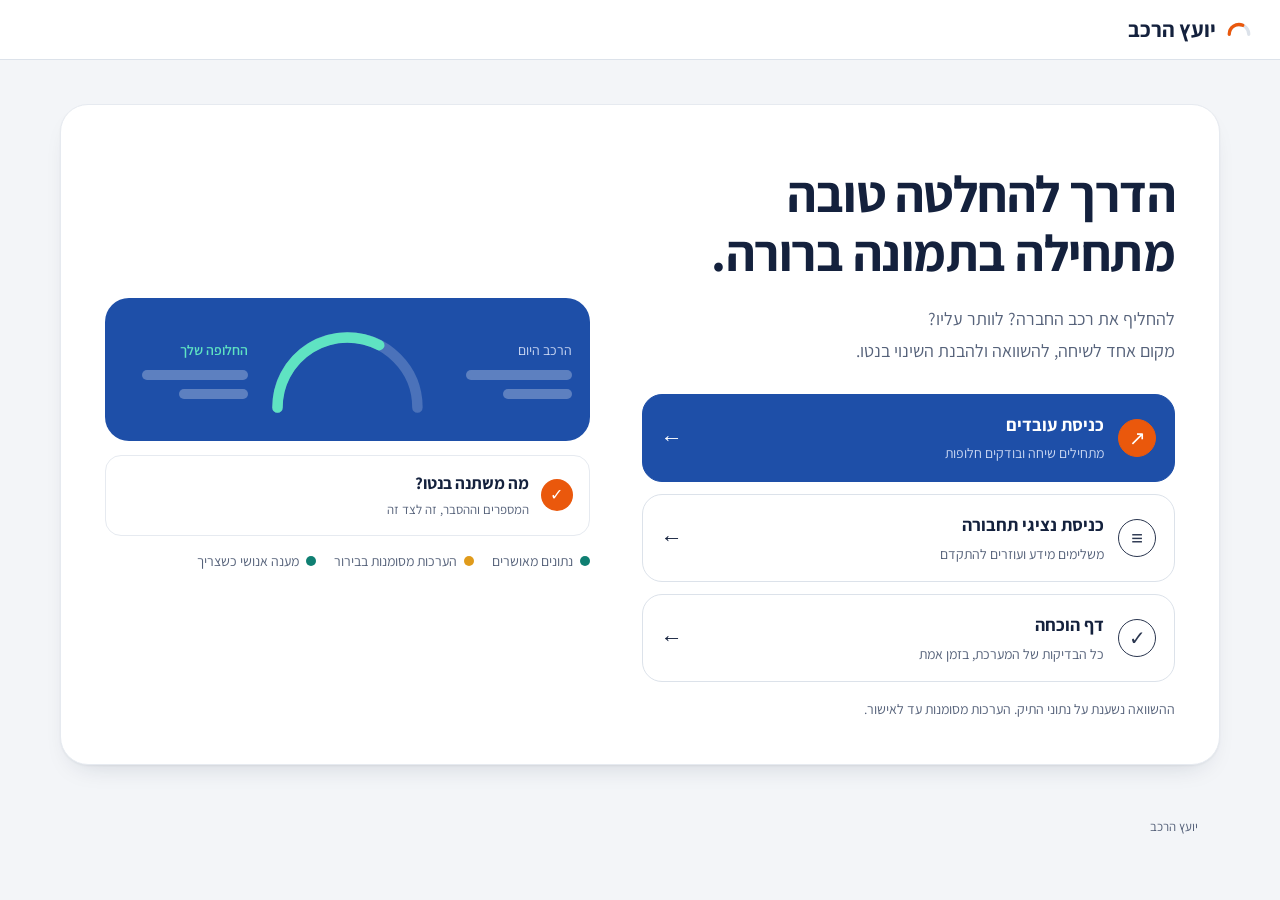
<file: src/main/resources/static/index.html>
<!doctype html>
<html lang="he" dir="rtl">
<head>
  <meta charset="utf-8">
  <meta name="viewport" content="width=device-width,initial-scale=1">
  <meta name="color-scheme" content="light">
  <title>יועץ הרכב · החלטה טובה מתחילה בתמונה ברורה</title>
  <link rel="stylesheet" href="css/app.css">
</head>
<body class="welcome-page">
  <a class="skip-link" href="#main">דילוג לתוכן</a>
  <header class="site-header">
    <a class="wordmark" href="index.html"><svg class="wordmark-mark" viewBox="0 0 24 24" aria-hidden="true"><path class="mark-track" d="M3 16a9 9 0 0 1 18 0"></path><path class="mark-value" d="M3 16a9 9 0 0 1 12.5-8.3"></path></svg>יועץ הרכב</a>
  </header>
  <main id="main" class="welcome">
    <div class="welcome-copy">
      <h1>הדרך להחלטה טובה<br>מתחילה בתמונה ברורה.</h1>
      <p class="welcome-lead">להחליף את רכב החברה? לוותר עליו?<br>מקום אחד לשיחה, להשוואה ולהבנת השינוי בנטו.</p>
      <div class="role-links">
        <a id="employee-link" class="role-link primary-role" href="employee.html">
          <span class="role-symbol" aria-hidden="true">↗</span>
          <span><strong>כניסת עובדים</strong><small>מתחילים שיחה ובודקים חלופות</small></span>
          <span aria-hidden="true">←</span>
        </a>
        <a id="rep-link" class="role-link" href="rep.html">
          <span class="role-symbol" aria-hidden="true">≡</span>
          <span><strong>כניסת נציגי תחבורה</strong><small>משלימים מידע ועוזרים להתקדם</small></span>
          <span aria-hidden="true">←</span>
        </a>
        <a id="proof-link" class="role-link" href="proof.html">
          <span class="role-symbol" aria-hidden="true">✓</span>
          <span><strong>דף הוכחה</strong><small>כל הבדיקות של המערכת, בזמן אמת</small></span>
          <span aria-hidden="true">←</span>
        </a>
      </div>
      <p class="quiet-note">ההשוואה נשענת על נתוני התיק. הערכות מסומנות עד לאישור.</p>
    </div>
    <div class="welcome-art" aria-hidden="true">
      <div class="preview-cluster">
        <div class="preview-side"><span class="preview-label">הרכב היום</span><span class="preview-line"></span><span class="preview-line short"></span></div>
        <svg class="preview-gauge" viewBox="0 0 300 170"><path class="gauge-track" d="M30 150A120 120 0 0 1 270 150"></path><path class="gauge-value gain" d="M30 150A120 120 0 0 1 204.5 43.1"></path></svg>
        <div class="preview-side"><span class="preview-label alt">החלופה שלך</span><span class="preview-line"></span><span class="preview-line short"></span></div>
      </div>
      <div class="art-result"><span class="art-check">✓</span><div><strong>מה משתנה בנטו?</strong><small>המספרים וההסבר, זה לצד זה</small></div></div>
      <div class="preview-lights"><span><span class="light-dot ok"></span>נתונים מאושרים</span><span><span class="light-dot wait"></span>הערכות מסומנות בבירור</span><span><span class="light-dot ok"></span>מענה אנושי כשצריך</span></div>
    </div>
  </main>
  <footer class="welcome-footer"><span>יועץ הרכב</span></footer>
</body>
</html>
</file>
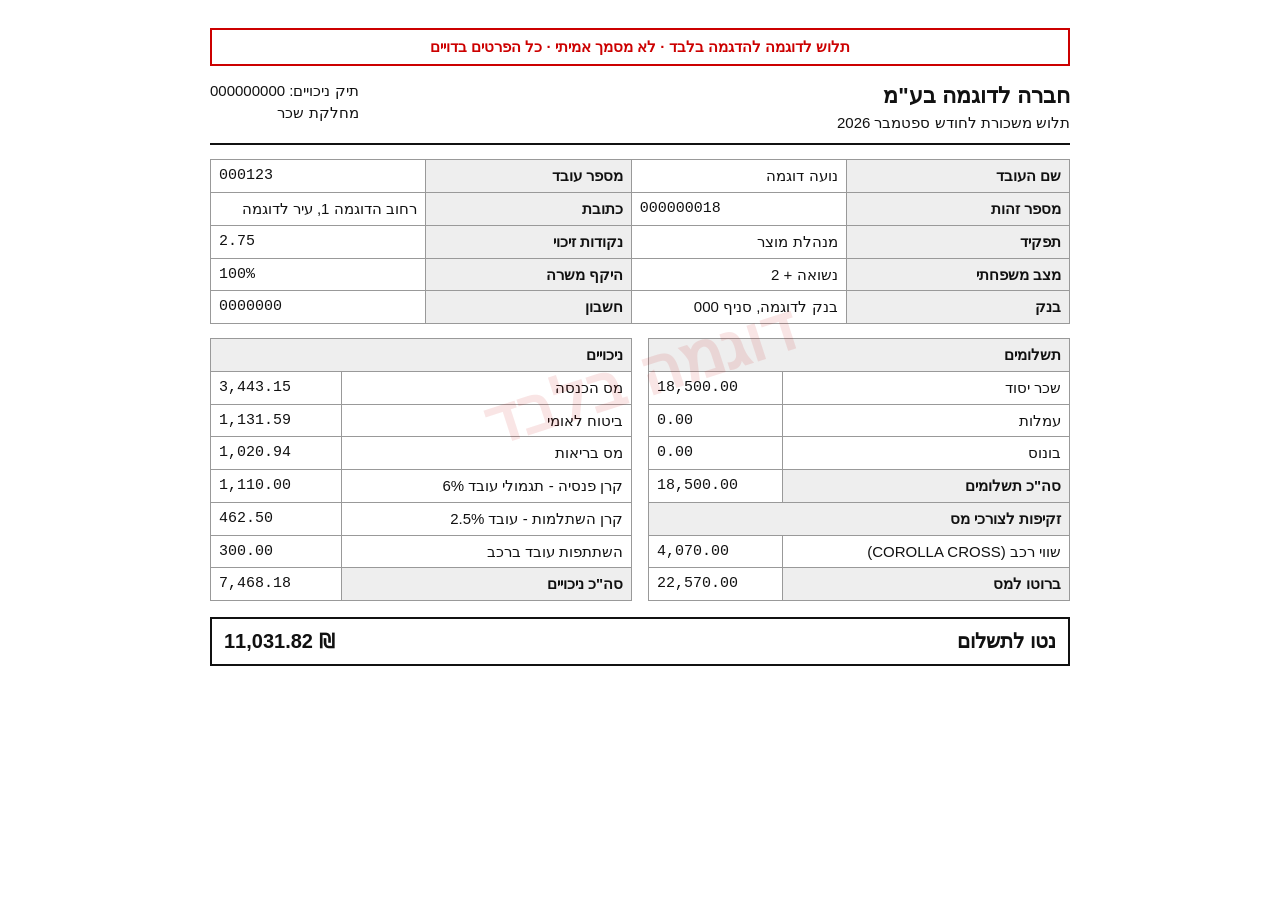
<file: demo/sample-payslip.html>
<!doctype html>
<html lang="he" dir="rtl">
<head>
<meta charset="utf-8">
<title>תלוש לדוגמה</title>
<!-- A made-up payslip for the demo (docs/demo-script.md). Its numbers are the engine's own breakdown of Noa's
     reference case today, so the net printed here equals the "today" net on the comparison screen.
     Rendered to demo/sample-payslip.pdf (with a text layer, like a payslip from a payroll system) and
     demo/sample-payslip.png (like a photo) with a headless browser. The name, ID, address and bank details are made up
     too: they are there to show that none of them reaches the model. -->
<style>
  body { margin: 0; background: #fff; color: #111; font: 15px/1.45 Arial, "Segoe UI", sans-serif; }
  .page { width: 860px; margin: 0 auto; padding: 28px 30px 34px; position: relative; }
  .sample { position: absolute; top: 330px; left: 50%; transform: translateX(-50%) rotate(-18deg); font-size: 64px; font-weight: 700; color: rgba(200, 0, 0, .10); white-space: nowrap; pointer-events: none; }
  .banner { border: 2px solid #c00; color: #c00; text-align: center; font-weight: 700; padding: 6px; margin-bottom: 14px; }
  header { display: flex; justify-content: space-between; border-bottom: 2px solid #111; padding-bottom: 10px; }
  h1 { font-size: 22px; margin: 0; }
  table { width: 100%; border-collapse: collapse; margin-top: 14px; }
  th, td { border: 1px solid #999; padding: 5px 8px; text-align: right; }
  th { background: #eee; }
  td.n { text-align: left; direction: ltr; font-family: "Courier New", monospace; }
  .grid { display: grid; grid-template-columns: 1fr 1fr; gap: 16px; }
  .net { margin-top: 16px; font-size: 20px; font-weight: 700; border: 2px solid #111; padding: 8px 12px; display: flex; justify-content: space-between; }
  .details td { width: 25%; }
  @page { size: A4; margin: 12mm; }
  @media print { .page { width: auto; padding: 0; } .sample { top: 300px; } }
</style>
</head>
<body>
<div class="page">
  <div class="sample">דוגמה בלבד</div>
  <div class="banner">תלוש לדוגמה להדגמה בלבד · לא מסמך אמיתי · כל הפרטים בדויים</div>
  <header>
    <div><h1>חברה לדוגמה בע"מ</h1><div>תלוש משכורת לחודש ספטמבר 2026</div></div>
    <div>תיק ניכויים: 000000000<br>מחלקת שכר</div>
  </header>
  <table class="details">
    <tr><th>שם העובד</th><td>נועה דוגמה</td><th>מספר עובד</th><td class="n">000123</td></tr>
    <tr><th>מספר זהות</th><td class="n">000000018</td><th>כתובת</th><td>רחוב הדוגמה 1, עיר לדוגמה</td></tr>
    <tr><th>תפקיד</th><td>מנהלת מוצר</td><th>נקודות זיכוי</th><td class="n">2.75</td></tr>
    <tr><th>מצב משפחתי</th><td>נשואה + 2</td><th>היקף משרה</th><td class="n">100%</td></tr>
    <tr><th>בנק</th><td>בנק לדוגמה, סניף 000</td><th>חשבון</th><td class="n">0000000</td></tr>
  </table>
  <div class="grid">
    <table>
      <tr><th colspan="2">תשלומים</th></tr>
      <tr><td>שכר יסוד</td><td class="n">18,500.00</td></tr>
      <tr><td>עמלות</td><td class="n">0.00</td></tr>
      <tr><td>בונוס</td><td class="n">0.00</td></tr>
      <tr><th>סה"כ תשלומים</th><td class="n">18,500.00</td></tr>
      <tr><th colspan="2">זקיפות לצורכי מס</th></tr>
      <tr><td>שווי רכב (COROLLA CROSS)</td><td class="n">4,070.00</td></tr>
      <tr><th>ברוטו למס</th><td class="n">22,570.00</td></tr>
    </table>
    <table>
      <tr><th colspan="2">ניכויים</th></tr>
      <tr><td>מס הכנסה</td><td class="n">3,443.15</td></tr>
      <tr><td>ביטוח לאומי</td><td class="n">1,131.59</td></tr>
      <tr><td>מס בריאות</td><td class="n">1,020.94</td></tr>
      <tr><td>קרן פנסיה - תגמולי עובד 6%</td><td class="n">1,110.00</td></tr>
      <tr><td>קרן השתלמות - עובד 2.5%</td><td class="n">462.50</td></tr>
      <tr><td>השתתפות עובד ברכב</td><td class="n">300.00</td></tr>
      <tr><th>סה"כ ניכויים</th><td class="n">7,468.18</td></tr>
    </table>
  </div>
  <div class="net"><span>נטו לתשלום</span><span style="direction: ltr">11,031.82 ₪</span></div>
</div>
</body>
</html>
</file>
<file: src/main/resources/static/css/app.css>
/* Company-car advisor: one theme (trust blue). Assistant for text, IBM Plex Sans Hebrew for numbers. */
@font-face{font-family:"Assistant";src:url(../assets/fonts/assistant-hebrew.woff2) format("woff2");font-weight:400 800;font-display:swap;unicode-range:U+0307-0308, U+0590-05FF, U+200C-2010, U+20AA, U+25CC, U+FB1D-FB4F}
@font-face{font-family:"Assistant";src:url(../assets/fonts/assistant-latin.woff2) format("woff2");font-weight:400 800;font-display:swap;unicode-range:U+0000-00FF, U+0131, U+0152-0153, U+02BB-02BC, U+02C6, U+02DA, U+02DC, U+0304, U+0308, U+0329, U+2000-206F, U+20AC, U+2122, U+2191, U+2193, U+2212, U+2215, U+FEFF, U+FFFD}
@font-face{font-family:"IBM Plex Sans Hebrew";src:url(../assets/fonts/plex-hebrew-500.woff2) format("woff2");font-weight:500;font-display:swap;unicode-range:U+0307-0308, U+0590-05FF, U+200C-2010, U+20AA, U+25CC, U+FB1D-FB4F}
@font-face{font-family:"IBM Plex Sans Hebrew";src:url(../assets/fonts/plex-latin-500.woff2) format("woff2");font-weight:500;font-display:swap;unicode-range:U+0000-00FF, U+0131, U+0152-0153, U+02BB-02BC, U+02C6, U+02DA, U+02DC, U+0304, U+0308, U+0329, U+2000-206F, U+20AC, U+2122, U+2191, U+2193, U+2212, U+2215, U+FEFF, U+FFFD}
@font-face{font-family:"IBM Plex Sans Hebrew";src:url(../assets/fonts/plex-hebrew-600.woff2) format("woff2");font-weight:600;font-display:swap;unicode-range:U+0307-0308, U+0590-05FF, U+200C-2010, U+20AA, U+25CC, U+FB1D-FB4F}
@font-face{font-family:"IBM Plex Sans Hebrew";src:url(../assets/fonts/plex-latin-600.woff2) format("woff2");font-weight:600;font-display:swap;unicode-range:U+0000-00FF, U+0131, U+0152-0153, U+02BB-02BC, U+02C6, U+02DA, U+02DC, U+0304, U+0308, U+0329, U+2000-206F, U+20AC, U+2122, U+2191, U+2193, U+2212, U+2215, U+FEFF, U+FFFD}

/* ================= 1. Tokens: "trust blue" ================= */
:root {
  color-scheme: light;
  --font: "Assistant", "Segoe UI", Arial, sans-serif;
  --num: "IBM Plex Sans Hebrew", "Assistant", sans-serif;
  --bg: #F3F5F8; --surface: #FFFFFF; --surface-2: #F3F5F8;
  --ink: #14213D; --ink-2: #33435E; --muted: #56627A; --line: #DCE2EA; --line-2: #E6EAF0;
  --primary: #1E4FA8; --on-primary: #FFFFFF; --primary-soft: #E4ECFA; --primary-ink: #142F66; --primary-muted: #C9D6F2;
  --mint: #5FE3C2; --on-mint: #0B2A55;
  --gain: #0F7F72; --gain-soft: #E3F3F0;
  --loss: #C2410C; --loss-soft: #FCEDE5;
  --wait: #E09B1B; --wait-soft: #FFF4DE; --wait-ink: #6B4A12; --wait-light: #FFC75A;
  --danger: #C9382B; --danger-soft: #FCECEA;
  /* small warm accents (logo arc, send arrow, progress, the rep's updates); never on numbers, where orange means "the net goes down" */
  --warm: #EA580C; --warm-ink: #C2410C; --warm-line: #FDBA74; --warm-tint: #FFF4EC;
  /* the bot's answers: a turquoise line on a pale mint, so they stand out from the employee's blue */
  --bot-line: #2BB3A3; --bot-tint: #EEFAF7;
  --r-sm: 10px; --r-md: 16px; --r-lg: 20px; --r-xl: 24px; --r-pill: 999px;
  --shadow: 0 1px 2px rgba(20, 33, 61, .05), 0 12px 28px -16px rgba(20, 33, 61, .22);
  --focus: 3px solid var(--primary);
}

/* ================= 2. Base ================= */
*, *::before, *::after { box-sizing: border-box; }
html { scroll-behavior: smooth; scroll-padding-top: 80px; }
body { margin: 0; background: var(--bg); color: var(--ink); font: 400 16px/1.6 var(--font); -webkit-font-smoothing: antialiased; }
button, input, textarea, select { font: inherit; color: inherit; -webkit-tap-highlight-color: transparent; }
button { cursor: pointer; }
button:disabled { cursor: wait; opacity: .55; }
a { color: var(--primary); text-decoration: none; }
a:hover { text-decoration: underline; }
p, h1, h2, h3, h4 { margin: 0; }
h1, h2, h3 { font-weight: 700; line-height: 1.25; }
h2 { font-size: 22px; }
h3 { font-size: 19px; }
small { font-size: 13px; }
bdi { unicode-bidi: isolate; }
img, svg { max-width: 100%; }
[hidden] { display: none !important; }
:focus-visible { outline: var(--focus); outline-offset: 3px; }
::selection { background: var(--primary-soft); }
.sr-only { position: absolute; width: 1px; height: 1px; padding: 0; margin: -1px; overflow: hidden; clip: rect(0, 0, 0, 0); white-space: nowrap; border: 0; }
.skip-link { position: fixed; top: -80px; right: 20px; background: var(--surface); padding: 12px 20px; z-index: 200; border-radius: var(--r-sm); }
.skip-link:focus { top: 10px; }
.small-muted { font-size: 13px; color: var(--muted); }
.eyebrow, .section-kicker { display: block; font-size: 13px; font-weight: 600; color: var(--primary); margin-bottom: 6px; }
.badge { display: inline-flex; align-items: center; gap: 4px; padding: 2px 10px; border: 1px solid transparent; border-radius: var(--r-pill); font-size: 13px; font-weight: 600; line-height: 1.5; white-space: nowrap; }
.status-provided, .status-confirmed, .soft-teal { background: var(--gain-soft); color: var(--gain); border-color: #BFE3DC; }
.status-default { background: var(--wait-soft); color: var(--wait-ink); border-color: #F0D9A8; }
.status-missing, .neutral { background: var(--surface-2); color: var(--muted); border-color: var(--line); }
.empty-state { padding: 24px; color: var(--muted); font-size: 15px; line-height: 1.8; }
.empty-state strong { display: block; color: var(--ink); font-size: 18px; margin-bottom: 6px; }
.tiny-dot { width: 7px; height: 7px; border-radius: 50%; background: var(--primary); flex: none; }
bdi[dir="ltr"], .readout-amount, .net-amount, .ranking-value bdi, .impact-value, .data-table td bdi, .field-value { font-variant-numeric: tabular-nums; }

/* ================= 3. Header ================= */
.site-header { position: sticky; top: 0; z-index: 50; display: flex; align-items: center; justify-content: space-between; gap: 16px; min-height: 60px; padding: 8px max(28px, calc((100vw - 1440px) / 2)); background: var(--surface); border-bottom: 1px solid var(--line); }
.wordmark { display: inline-flex; align-items: center; gap: 10px; font-size: 22px; font-weight: 700; color: var(--ink); white-space: nowrap; }
.wordmark:hover { text-decoration: none; }
.wordmark span { display: none; }
.wordmark-mark { width: 26px; height: 26px; flex: none; }
.mark-track, .mark-value { fill: none; stroke-width: 3; stroke-linecap: round; }
.mark-track { stroke: var(--line); }
.mark-value { stroke: var(--warm); }
.header-end { display: flex; align-items: center; gap: 18px; flex-wrap: wrap; }
.header-nav { display: flex; align-items: center; gap: 22px; font-size: 15px; font-weight: 600; }
.header-nav a { color: var(--muted); }
.nav-current { color: var(--ink); border-bottom: 2px solid var(--primary); padding-bottom: 3px; }
.header-caption { font-size: 14px; color: var(--muted); }
.status-chip { display: inline-flex; align-items: center; gap: 8px; padding: 4px 12px; border-radius: var(--r-pill); background: var(--surface-2); color: var(--muted); font-size: 14px; font-weight: 600; }
.status-chip::before { content: ""; width: 8px; height: 8px; border-radius: 50%; background: currentColor; }
.status-chip[data-status="WAITING_FOR_REP"] { background: var(--wait-soft); color: var(--wait-ink); }
.status-chip[data-status="WAITING_FOR_REP"]::before { background: var(--wait); }
.status-chip[data-status="READY"] { background: var(--gain-soft); color: var(--gain); }
.status-chip[data-status="COLLECTING"] { background: var(--primary-soft); color: var(--primary-ink); }
.mode-chip { display: inline-flex; align-items: center; gap: 7px; padding: 4px 12px; border: 1px solid #F0D9A8; border-radius: var(--r-pill); background: var(--wait-soft); color: var(--wait-ink); font-size: 13px; font-weight: 600; }
.mode-chip::before { content: ""; width: 8px; height: 8px; border-radius: 50%; background: var(--wait); }

/* ================= 4. Notices, buttons, forms, dialog ================= */
.app-main { max-width: 1440px; margin: auto; padding: 20px 28px 24px; }
.notice { display: flex; align-items: center; gap: 14px; margin-bottom: 12px; padding: 12px 16px; border: 1px solid var(--line); border-inline-start: 4px solid var(--primary); border-radius: var(--r-md); background: var(--surface); font-size: 15px; overflow-wrap: anywhere; }
.warning, .pending-notice { border-color: #F0D9A8; border-inline-start-color: var(--wait); background: var(--wait-soft); color: var(--wait-ink); }
.error-notice { border-color: #F2C2BC; border-inline-start-color: var(--danger); background: var(--danger-soft); color: #8E2A20; }
.panel { min-width: 0; overflow: hidden; background: var(--surface); border: 1px solid var(--line-2); border-radius: var(--r-lg); box-shadow: var(--shadow); }
.panel-heading { display: flex; align-items: center; justify-content: space-between; gap: 14px; padding: 20px 22px 12px; }
.primary-button, .secondary-button { min-height: 44px; padding: 10px 20px; border-radius: var(--r-pill); font-size: 15px; font-weight: 700; }
.primary-button { border: 0; background: var(--primary); color: var(--on-primary); }
.primary-button:hover { background: #193F86; }
.secondary-button { border: 1px solid var(--line); background: var(--surface); }
.text-button { padding: 4px; border: 0; background: none; color: var(--primary); font-size: 15px; font-weight: 600; text-decoration: underline; white-space: nowrap; }
.icon-button { width: 36px; height: 36px; border: 0; border-radius: var(--r-sm); background: var(--surface-2); font-size: 22px; }
.form-error { margin: 10px 0; color: var(--danger); font-size: 14px; }
.form-field label { display: block; margin-bottom: 7px; font-size: 15px; font-weight: 700; }
.form-field input, .form-field select, .form-field textarea { width: 100%; min-width: 0; padding: 10px 12px; border: 1px solid var(--line); border-radius: var(--r-sm); background: var(--surface); font-size: 16px; }
.form-field textarea { min-height: 80px; resize: vertical; }
.form-field input:read-only { background: var(--surface-2); }
dialog { width: min(460px, calc(100vw - 30px)); padding: 24px; border: 1px solid var(--line); border-radius: var(--r-xl); background: var(--surface); color: var(--ink); box-shadow: 0 24px 80px rgba(20, 33, 61, .3); }
dialog::backdrop { background: rgba(20, 33, 61, .5); }
.dialog-heading { display: flex; align-items: center; justify-content: space-between; gap: 15px; }
#edit-source { margin: 12px 0 22px; }
.readonly-note { margin-top: 12px; font-size: 14px; color: var(--muted); }
.dialog-actions { display: flex; flex-wrap: wrap; gap: 10px; margin-top: 24px; }
.dialog-lead { margin-top: 14px; font-size: 16px; line-height: 1.7; }
.privacy-list { margin: 14px 0 10px; padding: 12px 16px 12px 12px; padding-inline-start: 30px; border-radius: var(--r-md); background: var(--surface-2); color: var(--ink-2); font-size: 15px; line-height: 1.7; }
.payslip-reading { margin: 26px 0 8px; color: var(--primary); font-size: 17px; font-weight: 700; text-align: center; animation: blink 1.2s ease-in-out infinite; }
.payslip-fields { display: grid; gap: 8px; margin: 12px 0; }
.payslip-field { display: flex; align-items: center; gap: 12px; padding: 10px 12px; border: 1.5px solid var(--line-2); border-radius: var(--r-md); cursor: pointer; }
.payslip-field:has(input:checked) { border-color: var(--primary); background: var(--primary-soft); }
.payslip-field input { width: 18px; height: 18px; flex: none; accent-color: var(--primary); }
.payslip-copy { display: flex; flex: 1; flex-direction: column; min-width: 0; }
.payslip-label { font-weight: 700; }
.payslip-copy small { color: var(--muted); font-size: 13px; }
.payslip-value { font: 600 18px var(--num); white-space: nowrap; }

/* ================= 5. Employee layout ================= */
.employee-grid { display: grid; grid-template-columns: 380px minmax(0, 1fr); gap: 22px; align-items: start; }
.decision-workspace { display: flex; flex-direction: column; gap: 18px; min-width: 0; }
.app-footer { display: flex; justify-content: space-between; gap: 12px; margin-top: 14px; padding: 8px 4px; color: var(--muted); font-size: 13px; }
@media (min-width: 1001px) and (min-height: 640px) {
  body.employee-page { display: flex; flex-direction: column; height: 100dvh; overflow: hidden; }
  body.employee-page .site-header { flex: none; }
  body.employee-page .app-main { display: flex; flex: 1; flex-direction: column; width: 100%; min-height: 0; padding-bottom: 10px; }
  body.employee-page .app-main > * { flex: none; }
  body.employee-page .employee-grid { flex: 1; min-height: 0; align-items: stretch; }
  body.employee-page .chat-panel { position: static; height: auto; min-height: 0; }
  body.employee-page .decision-workspace { min-height: 0; overflow-y: auto; padding: 2px 6px 6px 2px; scrollbar-width: thin; }
  body.employee-page .decision-workspace > * { flex: none; }
}

/* ================= 6. Chat ================= */
.chat-panel { position: sticky; top: 76px; display: flex; flex-direction: column; height: calc(100dvh - 96px); border: 1px solid var(--line-2); border-radius: var(--r-xl); background: var(--surface); box-shadow: var(--shadow); }
.chat-heading { display: flex; align-items: center; gap: 12px; padding: 14px 18px; border-bottom: 1px solid var(--line-2); flex: none; }
.chat-heading h1 { font-size: 19px; }
.header-avatar { width: 40px; height: 40px; flex: none; border-radius: 50%; }
.chat-progress { flex: none; padding: 10px 18px 0; }
progress { appearance: none; display: block; width: 100%; height: 4px; border: 0; border-radius: var(--r-pill); overflow: hidden; background: var(--line-2); color: var(--warm); }
progress::-webkit-progress-bar { background: var(--line-2); border-radius: var(--r-pill); }
progress::-webkit-progress-value { background: var(--warm); border-radius: var(--r-pill); }
progress::-moz-progress-bar { background: var(--warm); border-radius: var(--r-pill); }
.messages { flex: 1; min-height: 100px; padding: 14px 16px 22px; scroll-padding-bottom: 22px; overflow-y: auto; overscroll-behavior: contain; scrollbar-width: thin; scrollbar-color: var(--line) transparent; }
.message { display: flex; margin-bottom: 10px; animation: pop .22s ease-out both; }
.message:last-child { margin-bottom: 0; }
.message-content { min-width: 0; max-width: 92%; }
.message.employee { justify-content: flex-end; }
.message-meta { display: none; }
/* speech bubbles: one corner cut toward the speaker */
.message-text { display: inline-block; padding: 8px 13px; border-radius: 16px 16px 16px 5px; background: var(--surface-2); color: var(--ink); font-size: 15px; line-height: 1.5; white-space: pre-wrap; overflow-wrap: anywhere; }
.message-text.after-cards { margin-top: 8px; color: var(--ink-2); font-size: 14px; }
.bot .message-text { border: 1.5px solid var(--bot-line); background: var(--bot-tint); }
.employee .message-text { border-radius: 16px 16px 5px 16px; background: var(--primary); color: var(--on-primary); }
.system-message { margin: 14px 0; padding: 10px 14px; border: 1.5px solid var(--warm-line); border-radius: var(--r-md); background: var(--warm-tint); color: var(--warm-ink); font-size: 14px; font-weight: 600; text-align: center; overflow-wrap: anywhere; }
.message-choices { display: flex; flex-wrap: wrap; gap: 8px; margin-top: 10px; }
.choice-button { max-width: 100%; min-height: 44px; padding: 8px 16px; border: 1.5px solid var(--primary); border-radius: var(--r-pill); background: var(--surface); color: var(--ink); font-size: 15px; font-weight: 600; text-align: start; overflow-wrap: anywhere; transition: background .15s, color .15s; }
.choice-button:hover { background: var(--primary); color: var(--on-primary); }
.choice-button:hover .vehicle-model, .choice-button:hover .vehicle-maker { color: var(--on-primary); }
.choice-button .vehicle-identity { pointer-events: none; }
.choices-list { display: grid; grid-template-columns: repeat(2, minmax(0, 1fr)); gap: 8px; margin-top: 8px; }
.choices-list:has(.vehicle-identity) { grid-template-columns: minmax(0, 1fr); }
.choices-list .choice-button { width: 100%; padding: 10px 12px; border-radius: 14px; text-align: center; line-height: 1.35; }
.choices-list .choice-button:has(.vehicle-identity) { text-align: start; }
.choices-search { margin-top: 12px; }
.choices-search label { display: block; margin-bottom: 5px; color: var(--muted); font-size: 13px; }
.choices-search input { width: 100%; min-height: 44px; padding: 8px 16px; border: 1.5px solid var(--line); border-radius: var(--r-pill); background: var(--surface); font-size: 15px; }
.choices-search input:focus { border-color: var(--primary); outline: 0; }
.choices-empty, .choices-hint { margin-top: 9px; color: var(--muted); font-size: 13px; }
.message-content:has(.chat-cars) { width: 92%; }
.chat-cars { display: grid; gap: 6px; margin-top: 6px; }
.chat-car { display: flex; flex-direction: column; gap: 4px; padding: 8px 10px; border: 1.5px solid var(--line-2); border-radius: var(--r-md); background: var(--surface); }
.chat-car.not-allowed { background: var(--surface-2); }
.chat-car-top { display: flex; align-items: center; justify-content: space-between; gap: 8px; }
.chat-car-identity { display: flex; align-items: center; gap: 8px; min-width: 0; }
.chat-car-identity .vehicle-logo { width: 30px; height: 30px; padding: 3px; }
.chat-car-names { display: flex; flex-direction: column; min-width: 0; line-height: 1.3; }
.chat-car-model { font-size: 15px; font-weight: 700; }
.chat-car-maker { display: flex; align-items: center; gap: 4px; color: var(--muted); font-size: 12px; }
.chat-car-maker .drive-badge { margin: 0; padding: 0 7px; font-size: 11px; }
.chat-car-maker .bolt-icon { width: 10px; height: 10px; }
.chat-car-value { display: flex; flex-direction: column; align-items: flex-end; text-align: end; white-space: nowrap; line-height: 1.2; }
.chat-car-value bdi { font: 600 16px var(--num); }
.chat-car-value.gain bdi { color: var(--gain); }
.chat-car-value.loss bdi { color: var(--loss); }
.chat-car-value small { color: var(--muted); font-size: 12px; }
.chat-car-bottom { display: flex; flex-wrap: wrap; align-items: center; justify-content: space-between; gap: 4px 8px; }
.chat-car-meta { color: var(--muted); font-size: 12px; white-space: nowrap; }
.chat-car-meta bdi { font-family: var(--num); }
.chat-car-actions { display: flex; flex-wrap: wrap; align-items: center; gap: 6px; }
.chat-car-actions .step-action { min-height: 30px; padding: 2px 12px; font-size: 13px; }
.chat-car-actions .model-link { min-height: 30px; margin-top: 0; padding: 2px 11px; font-size: 13px; }
.typing { display: flex; align-items: center; gap: 8px; margin: 0 16px 8px; padding: 8px 14px; border: 1px dashed #B9C7DD; border-radius: 18px; color: var(--ink-2); font-size: 15px; font-weight: 600; }
.typing-dots { color: var(--primary); letter-spacing: 3px; animation: blink 1.2s ease-in-out infinite; }
.composer { flex: none; padding: 8px 14px 14px; }
.composer-input { display: flex; align-items: center; gap: 8px; padding: 6px 6px 6px 8px; border-radius: var(--r-pill); background: var(--primary); color: var(--on-primary); }
.composer-input.multiline { border-radius: 24px; }
.composer-input:focus-within { outline: 3px solid var(--primary-soft); outline-offset: 2px; }
.composer textarea { display: block; width: 100%; min-width: 0; min-height: 26px; max-height: 84px; padding: 5px 12px; border: 0; outline: 0; resize: none; overflow-y: hidden; background: transparent; color: var(--on-primary); caret-color: var(--on-primary); font-size: 16px; line-height: 1.5; }
.composer textarea::placeholder { color: var(--on-primary); opacity: .85; }
.composer textarea:disabled { opacity: .6; }
.send-button { display: grid; place-items: center; width: 42px; height: 42px; flex: none; padding: 0; border: 0; border-radius: 50%; background: var(--surface); color: var(--warm); font-size: 22px; font-weight: 700; }
.send-button:hover { background: var(--primary-soft); }

/* ================= 7. Workspace ================= */
/* the path before the first comparison */
.journey-panel { padding: 24px 26px; }
.journey-panel h2 { margin: 2px 0 18px; font-size: 26px; }
.journey-steps { display: grid; grid-template-columns: repeat(4, minmax(0, 1fr)); gap: 12px; margin: 0; padding: 0; list-style: none; }
.journey-step { display: flex; flex-direction: column; gap: 10px; min-height: 108px; padding: 14px; border: 1.5px solid var(--line); border-radius: var(--r-md); background: var(--surface); }
.step-dot { display: grid; place-items: center; width: 30px; height: 30px; border-radius: 50%; background: var(--line-2); color: var(--muted); font-family: var(--num); font-size: 14px; font-weight: 600; }
.step-text { display: flex; flex-direction: column; gap: 2px; min-width: 0; }
.step-label { color: var(--muted); font-size: 14px; font-weight: 600; }
.step-value { font-size: 16px; font-weight: 700; overflow-wrap: anywhere; }
.journey-step.done { border-color: #BFE3DC; background: var(--gain-soft); }
.journey-step.done .step-dot { background: var(--gain); color: #fff; }
.journey-step.current { border-color: var(--primary); background: var(--primary-soft); }
.journey-step.current .step-dot { background: var(--primary); color: #fff; }
.journey-step.current .step-label { color: var(--primary-ink); }
.journey-note { margin-top: 14px; color: var(--muted); font-size: 14px; }
.journey-preview { margin-top: 20px; padding: 16px; border: 1.5px dashed var(--line); border-radius: var(--r-lg); }
.journey-preview-caption { display: block; margin-bottom: 10px; color: var(--muted); font-size: 13px; font-weight: 600; }
.ghost-pair { display: grid; grid-template-columns: 1fr 1fr; gap: 12px; }
.ghost-card { display: flex; flex-direction: column; gap: 9px; padding: 14px; border-radius: var(--r-md); background: var(--surface-2); }
.ghost-bar { display: block; height: 9px; border-radius: var(--r-pill); background: var(--line); }
.ghost-bar.short { width: 40%; }
.ghost-bar.long { width: 80%; }
.ghost-big { display: block; height: 22px; width: 55%; border-radius: var(--r-sm); background: var(--line); }
.ghost-result { margin-top: 12px; height: 52px; border-radius: var(--r-md); background: var(--primary-soft); }

/* the blue cluster: today | gauge | alternative | lights */
.comparison-panel { display: block; animation: reveal 200ms ease-out; }
#comparison { display: flex; flex-direction: column; gap: 18px; }
.cluster { display: grid; grid-template-columns: minmax(0, 1fr) minmax(0, 1.4fr) minmax(0, 1fr); overflow: hidden; border-radius: var(--r-xl); background: var(--primary); color: var(--on-primary); box-shadow: var(--shadow); }
.cluster > * { padding: 18px 20px; border-inline-start: 1px solid rgba(255, 255, 255, .18); }
.cluster > :first-child { border-inline-start: 0; }
.readout { display: flex; flex-direction: column; align-items: flex-start; gap: 3px; min-width: 0; }
.readout-head { display: flex; align-items: center; justify-content: space-between; gap: 8px; width: 100%; }
.readout-title { font-size: 14px; color: var(--primary-muted); }
.readout.alternative .readout-title { color: var(--mint); font-weight: 600; }
.readout-brand { font-size: 19px; font-weight: 700; }
.readout-model { font-size: 14px; color: var(--primary-muted); overflow-wrap: anywhere; }
.readout-amount { margin-top: 8px; font: 600 30px/1.15 var(--num); white-space: nowrap; }
.readout-unit { font-size: 13px; color: var(--primary-muted); }
.readout .vehicle-logo { width: 32px; height: 32px; padding: 3px; border: 0; }
.readout .drive-badge { margin-top: 4px; background: transparent; color: var(--on-primary); border: 1px solid rgba(255, 255, 255, .45); }
.readout .drive-badge.electric { background: var(--mint); color: var(--on-mint); border-color: var(--mint); }
.readout .model-link { margin-top: 12px; padding: 6px 14px; border-color: var(--surface); background: var(--surface); color: var(--primary); box-shadow: 0 4px 12px -6px rgba(8, 20, 50, .5); }
.readout .model-link:hover { border-color: var(--mint); background: var(--mint); color: var(--on-mint); }
.readout .badge.status-default { margin-top: 4px; }
.readout-cost { margin-top: 6px; color: var(--primary-muted); font-size: 13px; }
.readout-participation { display: flex; flex-wrap: wrap; align-items: center; gap: 4px 6px; margin-top: 8px; color: var(--primary-muted); font-size: 13px; }
.readout-participation bdi { font-family: var(--num); font-weight: 600; color: var(--on-primary); }
.participation-tag { padding: 1px 8px; border-radius: var(--r-pill); font-size: 12px; font-weight: 700; }
.participation-tag.confirmed { background: var(--mint); color: var(--on-mint); }
.participation-tag.estimate { border: 1px solid var(--wait-light); color: var(--wait-light); }
.readout-cost bdi { font-family: var(--num); font-weight: 600; color: var(--on-primary); }
.budget-strip { display: flex; flex-wrap: wrap; align-items: baseline; gap: 4px 12px; padding: 10px 16px; border: 1px solid var(--line-2); border-radius: var(--r-md); background: var(--surface); font-size: 14px; }
.budget-amount { font-weight: 700; white-space: nowrap; }
.budget-amount bdi { font-family: var(--num); }
.budget-note { color: var(--muted); }
.cluster-gauge { display: flex; flex-direction: column; align-items: center; justify-content: center; gap: 2px; background: rgba(255, 255, 255, .06); }
.gauge { width: 100%; max-width: 250px; }
.gauge-track { fill: none; stroke: rgba(255, 255, 255, .2); stroke-width: 18; stroke-linecap: round; }
.gauge-value { fill: none; stroke-width: 18; stroke-linecap: round; }
.gauge-value.gain { stroke: var(--mint); }
.gauge-value.loss { stroke: #FFB38A; }
.gauge-number { fill: #fff; font: 600 46px var(--num); }
.gauge-caption { font-size: 14px; color: var(--primary-muted); text-align: center; }
.blocked-card { padding: 22px 24px; display: flex; flex-direction: column; gap: 8px; border-inline-start: 4px solid var(--danger); }

/* why the net changes, and what the assistant did */
.insight-grid { display: grid; grid-template-columns: repeat(2, minmax(0, 1fr)); gap: 18px; }
.insight-card { padding: 20px 22px; display: flex; flex-direction: column; gap: 14px; }
.explanation { color: var(--ink-2); font-size: 15px; line-height: 1.7; overflow-wrap: anywhere; }
.impact-chart { display: grid; gap: 12px; }
.impact-row { display: grid; grid-template-columns: minmax(96px, .9fr) 2fr minmax(76px, auto); align-items: center; gap: 12px; font-size: 15px; }
.impact-label { font-weight: 600; }
.impact-track { position: relative; height: 10px; border-radius: var(--r-pill); background: var(--line-2); }
.impact-track::after { content: ""; position: absolute; inset-block: -3px; inset-inline-start: 50%; width: 2px; background: var(--muted); opacity: .4; }
.impact-bar { position: absolute; inset-block: 0; border-radius: var(--r-pill); }
.impact-bar.gain { inset-inline-start: 50%; background: var(--gain); }
.impact-bar.loss { inset-inline-end: 50%; background: var(--loss); }
.impact-value { font: 600 15px var(--num); text-align: end; }
.activity-list { display: flex; flex-direction: column; gap: 11px; margin: 0; padding: 0; list-style: none; font-size: 15px; }
.activity-step { display: flex; gap: 10px; align-items: flex-start; }
.activity-mark { display: grid; place-items: center; width: 22px; height: 22px; flex: none; border-radius: 50%; font-size: 12px; font-weight: 700; }
.activity-step.done .activity-mark { background: var(--gain); color: #fff; }
.activity-step.wait .activity-mark { background: var(--wait); color: #3D2A00; }
.step-body { display: flex; flex-direction: column; gap: 8px; min-width: 0; }
.step-actions { display: flex; flex-wrap: wrap; gap: 8px; }
.step-action { min-height: 36px; padding: 4px 14px; border: 1.5px solid var(--primary); border-radius: var(--r-pill); background: var(--surface); color: var(--primary); font-size: 14px; font-weight: 700; }
.step-action:hover { background: var(--primary); color: var(--on-primary); }
.breakdown { padding: 14px 20px; }
.breakdown summary { font-size: 16px; font-weight: 700; cursor: pointer; }
.breakdown .table-wrapper { margin-top: 12px; }
.table-wrapper { max-width: 100%; overflow-x: auto; }
.data-table { width: 100%; border-collapse: collapse; font-size: 15px; text-align: start; }
.data-table th { padding: 10px 0; border-bottom: 2px solid var(--line); color: var(--muted); font-size: 13px; font-weight: 600; text-align: start; }
.data-table td { padding: 11px 0; border-bottom: 1px solid var(--line-2); vertical-align: top; }
.data-table td bdi { font-family: var(--num); font-weight: 500; }
.data-table th:not(:first-child), .data-table td:not(:first-child) { padding-inline-start: 10px; white-space: nowrap; }
.impact { font-weight: 700; }
.rules-note { margin-top: 12px; color: var(--muted); font-size: 13px; }
.model-link { display: inline-flex; align-items: center; gap: 6px; margin-top: 8px; padding: 5px 13px; border: 1.5px solid var(--primary); border-radius: var(--r-pill); background: var(--surface); color: var(--primary); font-size: 13px; font-weight: 700; line-height: 1.3; white-space: nowrap; transition: background .15s, color .15s; }
.model-link:hover { background: var(--primary); color: var(--on-primary); text-decoration: none; }
.link-icon { width: 14px; height: 14px; flex: none; fill: none; stroke: currentColor; stroke-width: 2.2; stroke-linecap: round; stroke-linejoin: round; }

/* alternatives */
.ranking-list { display: grid; gap: 10px; margin: 0; padding: 0 20px 18px; list-style: none; }
.ranking-row { display: flex; align-items: center; gap: 14px; padding: 12px 14px; border: 1.5px solid var(--line-2); border-radius: var(--r-md); background: var(--surface); }
.ranking-row:hover { border-color: var(--primary); }
.ranking-info { flex: 1; min-width: 0; display: flex; flex-direction: column; gap: 4px; }
.ranking-info small { display: block; color: var(--muted); font-size: 13px; }
.ranking-info .badge, .ranking-info .model-link { align-self: flex-start; }
.ranking-value { text-align: end; white-space: nowrap; }
.ranking-value bdi { display: block; font: 600 20px/1.3 var(--num); }
.ranking-value small { display: block; color: var(--muted); font-size: 13px; }
.compare-button { min-height: 40px; padding: 6px 18px; border: 1.5px solid var(--primary); border-radius: var(--r-pill); background: var(--surface); color: var(--primary); font-size: 15px; font-weight: 700; }
.compare-button:hover { background: var(--primary); color: var(--on-primary); }

/* the information bar */
.profile-panel { border-radius: var(--r-md); }
.profile-toggle { display: flex; align-items: center; gap: 10px; width: 100%; padding: 12px 18px; border: 0; border-radius: var(--r-md); background: transparent; font-size: 16px; font-weight: 700; text-align: start; }
.profile-toggle:hover { background: var(--surface-2); }
.profile-toggle .chevron { margin-inline-start: auto; color: var(--muted); font-size: 18px; transition: transform .2s; }
.profile-toggle[aria-expanded="true"] .chevron { transform: rotate(180deg); }
#profile-content { padding-bottom: 6px; }
.profile-hint { padding: 0 18px 8px; color: var(--muted); font-size: 14px; }
.profile-grid { display: grid; padding: 0 18px 6px; }
.profile-field { display: grid; grid-template-columns: minmax(0, 1fr) minmax(0, 1.1fr); align-items: center; gap: 14px; width: 100%; min-width: 0; padding: 11px 3px; border: 0; border-top: 1px solid var(--line-2); border-radius: var(--r-sm); background: var(--surface); text-align: start; }
.profile-field:hover { background: var(--surface-2); }
.field-heading { display: flex; align-items: center; justify-content: space-between; gap: 10px; min-width: 0; color: var(--muted); font-size: 14px; }
.field-value { display: block; min-width: 0; font-size: 16px; font-weight: 700; text-align: end; overflow-wrap: anywhere; }
.missing-value { color: var(--muted); font-weight: 400; }

/* vehicles: logo tile + words, no drawings */
.vehicle-identity { display: flex; align-items: center; gap: 10px; min-width: 0; }
.vehicle-logo { display: grid; place-items: center; width: 40px; height: 40px; flex: none; padding: 4px; border: 1.5px solid var(--line); border-radius: 50%; background: #fff; object-fit: contain; color: var(--muted); font-weight: 700; }
.vehicle-logo.no-car svg { width: 22px; height: 22px; }
.vehicle-copy { display: flex; flex-direction: column; align-items: flex-start; gap: 2px; min-width: 0; }
.vehicle-maker { font-size: 17px; font-weight: 700; line-height: 1.3; overflow-wrap: break-word; }
.vehicle-model { color: var(--muted); font-size: 14px; overflow-wrap: break-word; }
.compact .vehicle-logo { width: 34px; height: 34px; padding: 3px; }
.compact .vehicle-maker { font-size: 15px; }
.compact .vehicle-model { font-size: 13px; }
.drive-badge { margin-top: 2px; padding: 1px 10px; background: var(--surface-2); color: var(--muted); font-size: 13px; }
.drive-badge.electric { background: var(--gain-soft); color: var(--gain); }
.bolt-icon { width: 12px; height: 12px; }

/* motion */
@keyframes highlight { 0%, 50% { box-shadow: 0 0 0 3px var(--mint); } 100% { } }
.changed { animation: highlight 2s ease-out; }
@keyframes reveal { from { opacity: 0; transform: translateY(8px); } to { opacity: 1; transform: none; } }
@keyframes pop { from { opacity: 0; transform: translateY(6px); } to { opacity: 1; transform: none; } }
@keyframes blink { 0%, 100% { opacity: .35; } 50% { opacity: 1; } }

/* phone bar with the result */
.mobile-comparison { display: none; }
.mobile-comparison:not([hidden]) { position: fixed; z-index: 45; right: 14px; left: 14px; bottom: 12px; display: flex; align-items: center; justify-content: space-between; gap: 12px; padding: 12px 16px; border: 0; border-radius: var(--r-lg); background: var(--primary); color: var(--on-primary); box-shadow: 0 8px 28px rgba(20, 33, 61, .3); text-align: start; }
.mobile-comparison.loss { background: var(--loss); }
.mobile-comparison.none { background: var(--ink); }
.mobile-comparison.bar-off:not([hidden]) { display: none; }
.mobile-comparison strong { display: block; font-size: 15px; }
.mobile-comparison small { display: block; font-size: 13px; opacity: .85; }
.mobile-comparison bdi { font: 600 26px/1.1 var(--num); white-space: nowrap; }

/* ================= 8. Rep screen ================= */
/* error pages */
.error-page { max-width: 560px; padding-top: 80px; text-align: center; }
.error-page h1 { font-size: 30px; margin-bottom: 10px; }
.error-page p { margin-bottom: 22px; color: var(--muted); }
.error-page .primary-button { display: inline-flex; align-items: center; text-decoration: none; }

/* the rep's queue: one column, the longest waiting first */
.rep-main { max-width: 920px; }
.rep-top { display: flex; align-items: flex-end; justify-content: space-between; gap: 16px; margin: 8px 0 18px; }
.rep-top h1 { font-size: 30px; line-height: 1.2; }
.rep-top p { margin-top: 6px; color: var(--muted); font-size: 15px; }
.sync-label { flex: none; margin: 0; color: var(--muted); font-size: 13px; white-space: nowrap; }
.rep-actions { display: flex; flex: none; align-items: center; gap: 14px; }
.export-link { display: inline-flex; align-items: center; color: var(--primary); text-decoration: none; }
.export-link:hover { background: var(--primary-soft); }
.queue-title { display: flex; align-items: center; gap: 10px; margin-bottom: 12px; font-size: 19px; }
.count-badge { padding: 2px 10px; border-radius: var(--r-pill); background: var(--primary); color: #fff; font: 600 13px var(--num); }
.count-badge.muted { background: var(--line-2); color: var(--ink-2); }
.queue-list { display: grid; gap: 14px; margin: 0; padding: 0; list-style: none; }
.queue-empty, .queue-loading { border: 1.5px dashed var(--line); border-radius: var(--r-lg); background: var(--surface); }
.question-card { padding: 18px 20px; border: 1px solid var(--line-2); border-radius: var(--r-lg); background: var(--surface); box-shadow: var(--shadow); }
.question-card.next { border-color: var(--primary-muted); box-shadow: 0 0 0 1px var(--primary-muted), var(--shadow); }
.question-top { display: flex; align-items: flex-start; gap: 12px; }
.queue-position { display: grid; place-items: center; flex: none; width: 30px; height: 30px; border-radius: 50%; background: var(--primary-soft); color: var(--primary); font: 600 14px var(--num); }
.question-card.next .queue-position { background: var(--primary); color: var(--on-primary); }
.question-titles { flex: 1; min-width: 0; }
.next-tag { display: block; color: var(--primary); font-size: 13px; font-weight: 700; }
.question-card h3 { font-size: 18px; line-height: 1.45; overflow-wrap: anywhere; }
.question-employee { margin-top: 2px; color: var(--muted); font-size: 14px; }
.wait-chip { flex: none; padding: 3px 10px; border-radius: var(--r-pill); background: var(--surface-2); color: var(--ink-2); font-size: 13px; font-weight: 600; white-space: nowrap; }
.question-facts { display: flex; flex-wrap: wrap; gap: 6px 24px; margin: 14px 0 0; padding: 11px 14px; border-radius: var(--r-md); background: var(--surface-2); font-size: 14px; }
.question-facts div { display: flex; gap: 6px; min-width: 0; }
.question-facts dt { color: var(--muted); }
.question-facts dt::after { content: ":"; }
.question-facts dd { margin: 0; font-weight: 600; overflow-wrap: anywhere; }
.question-assumption { display: flex; flex-wrap: wrap; align-items: center; justify-content: space-between; gap: 8px 14px; margin-top: 10px; }
.question-assumption p { display: flex; align-items: baseline; gap: 8px; margin: 0; color: var(--muted); font-size: 13px; }
.question-assumption p::before { content: ""; flex: none; width: 8px; height: 8px; border-radius: 50%; background: var(--wait); }
.answer-form { margin-top: 14px; }
.answer-row { display: grid; grid-template-columns: minmax(0, 1fr) minmax(0, 1fr) auto; align-items: end; gap: 12px; }
.answer-row .form-field label { margin-bottom: 5px; font-size: 14px; }
.answer-extras { display: flex; flex-wrap: wrap; align-items: center; gap: 8px 16px; margin-top: 8px; }
.chip-button { min-height: 34px; padding: 4px 14px; border: 1.5px solid var(--primary); border-radius: var(--r-pill); background: var(--surface); color: var(--primary); font-size: 14px; font-weight: 700; }
.chip-button:hover { background: var(--primary-soft); }
.answer-extras .text-button { font-size: 14px; }
.note-field { margin-top: 10px; }
.answered-section { margin-top: 26px; padding: 14px 18px; border: 1px solid var(--line-2); border-radius: var(--r-lg); background: var(--surface); }
.answered-section > summary { display: flex; align-items: center; gap: 10px; font-size: 16px; font-weight: 700; cursor: pointer; }
.answered-row { padding: 12px 0; border-top: 1px solid var(--line-2); font-size: 14px; }
.answered-row:first-child { margin-top: 12px; }
.answered-head { display: flex; justify-content: space-between; gap: 12px; }
.answered-question { margin-top: 2px; color: var(--ink-2); }
.answered-what { margin-top: 2px; color: var(--gain); font-weight: 600; }
.answered-empty { margin-top: 10px; }

/* payslip: the image is cropped in the browser, and the review shows what was sent */
.crop-canvas { display: block; width: 100%; height: auto; margin: 10px 0 4px; border: 1px solid var(--line); border-radius: var(--r-sm); cursor: crosshair; touch-action: none; }
.payslip-sent { margin-top: 12px; padding: 10px 12px; border: 1px solid var(--line-2); border-radius: var(--r-md); background: var(--surface-2); font-size: 14px; }
.payslip-sent > summary { font-weight: 700; cursor: pointer; }
.payslip-sent .small-muted { margin: 8px 0 6px; }
.sent-lines { margin: 0; padding: 0; list-style: none; }
.sent-lines li { padding: 3px 0; border-top: 1px solid var(--line-2); }
.sent-lines li:first-child { border-top: 0; }
.sent-crop { display: block; max-width: 100%; height: auto; border: 1px solid var(--line); border-radius: var(--r-sm); }

/* the assistant's health page: counters and timings only */
.metric-tiles { display: grid; grid-template-columns: repeat(5, minmax(0, 1fr)); gap: 12px; margin-bottom: 14px; }
.metric-tile { display: flex; flex-direction: column; gap: 2px; padding: 14px 16px; border: 1px solid var(--line-2); border-radius: var(--r-lg); background: var(--surface); box-shadow: var(--shadow); }
.metric-label { color: var(--muted); font-size: 13px; font-weight: 600; }
.metric-value { font: 600 26px/1.2 var(--num); color: var(--ink); }
.metric-note { color: var(--muted); font-size: 12px; }
.metric-grid { display: grid; grid-template-columns: repeat(auto-fit, minmax(380px, 1fr)); gap: 12px; margin-bottom: 26px; }
.metric-card { min-width: 0; padding: 14px 16px; border: 1px solid var(--line-2); border-radius: var(--r-lg); background: var(--surface); box-shadow: var(--shadow); overflow-x: auto; }
.metric-card h3 { margin-bottom: 8px; font-size: 16px; }
.metric-table { width: 100%; border-collapse: collapse; font-size: 14px; }
.metric-table th, .metric-table td { padding: 7px 6px; border-top: 1px solid var(--line-2); text-align: start; vertical-align: top; }
.metric-table thead th { border-top: 0; color: var(--muted); font-size: 12px; font-weight: 700; white-space: nowrap; }
.metric-table tbody th { font-weight: 600; }
.metric-table td bdi { font-family: var(--num); }
.metric-note.small-muted, .metric-note { margin-bottom: 8px; }

/* the date field: our own calendar, so the days can be round */
.date-control { position: relative; }
.date-trigger { display: flex; align-items: center; justify-content: space-between; gap: 8px; width: 100%; min-height: 44px; padding: 10px 12px; border: 1px solid var(--line); border-radius: var(--r-sm); background: var(--surface); font-size: 16px; text-align: start; }
.date-trigger:hover { border-color: var(--primary-muted); }
.date-trigger[aria-expanded="true"] { border-color: var(--primary); box-shadow: 0 0 0 3px var(--primary-soft); }
.date-text.empty { color: var(--muted); }
.date-text bdi { font-family: var(--num); }
.date-icon { width: 18px; height: 18px; flex: none; fill: none; stroke: var(--primary); stroke-width: 2; stroke-linecap: round; stroke-linejoin: round; }
.calendar { position: absolute; z-index: 40; top: calc(100% + 6px); inset-inline-start: 0; width: 300px; max-width: calc(100vw - 32px); padding: 14px; border: 1px solid var(--line-2); border-radius: var(--r-lg); background: var(--surface); box-shadow: 0 18px 40px -18px rgba(20, 33, 61, .35), 0 2px 6px rgba(20, 33, 61, .08); }
.calendar-head { display: flex; align-items: center; justify-content: space-between; margin-bottom: 6px; }
.calendar-head strong { font-size: 16px; }
.calendar-nav { display: grid; place-items: center; width: 34px; height: 34px; padding: 0 0 3px; border: 0; border-radius: 50%; background: var(--surface-2); color: var(--ink); font-size: 22px; line-height: 1; }
.calendar-nav:hover { background: var(--primary-soft); color: var(--primary); }
.calendar-grid { display: grid; grid-template-columns: repeat(7, minmax(0, 1fr)); gap: 2px 0; text-align: center; }
.calendar-weekday { padding: 6px 0 4px; color: var(--muted); font-size: 12px; font-weight: 700; }
.calendar-day { display: grid; place-items: center; width: 36px; height: 36px; margin: auto; padding: 0; border: 0; border-radius: 50%; background: none; color: var(--ink); font: 500 14px var(--num); transition: background .12s, color .12s; }
.calendar-day:hover { background: var(--primary-soft); color: var(--primary); }
.calendar-day.outside { color: #8A94A6; }
.calendar-day.today { box-shadow: inset 0 0 0 1.5px var(--warm); color: var(--warm-ink); font-weight: 700; }
.calendar-day[aria-pressed="true"] { background: var(--primary); color: var(--on-primary); box-shadow: none; }
.calendar-quick { display: flex; gap: 8px; margin-top: 10px; padding-top: 10px; border-top: 1px solid var(--line-2); }
.calendar-quick button { min-height: 32px; padding: 2px 14px; border: 1.5px solid var(--line); border-radius: var(--r-pill); background: var(--surface); color: var(--ink); font-size: 13px; font-weight: 600; }
.calendar-quick button:hover { border-color: var(--primary); color: var(--primary); }

/* ================= 9. Landing ================= */
.welcome { display: grid; grid-template-columns: 1.1fr 1fr; gap: 52px; align-items: center; max-width: 1160px; min-height: calc(100dvh - 250px); margin: 44px auto; padding: 44px; border: 1px solid var(--line-2); border-radius: 28px; background: var(--surface); box-shadow: var(--shadow); }
.welcome h1 { margin-top: 16px; font-size: clamp(36px, 4vw, 54px); line-height: 1.15; letter-spacing: -.5px; }
.welcome h1 em { color: var(--primary); font-style: normal; }
.welcome-lead { margin: 20px 0 26px; color: var(--muted); font-size: 18px; line-height: 1.8; }
.role-links { display: grid; gap: 12px; }
.role-link { display: flex; align-items: center; gap: 14px; padding: 16px 18px; border: 1.5px solid var(--line); border-radius: var(--r-lg); background: var(--surface); color: var(--ink); }
.role-link:hover { border-color: var(--primary); text-decoration: none; }
.role-link > span:last-child { margin-inline-start: auto; font-size: 22px; }
.role-link strong { display: block; font-size: 18px; }
.role-link small { display: block; margin-top: 3px; color: var(--muted); font-size: 14px; }
.primary-role { border-color: var(--primary); background: var(--primary); color: var(--on-primary); }
.primary-role:hover { background: #193F86; }
.primary-role small { color: var(--primary-muted); }
.primary-role .role-symbol { border-color: var(--warm); background: var(--warm); color: #fff; opacity: 1; }
.role-symbol { display: grid; place-items: center; width: 38px; height: 38px; flex: none; border: 1.5px solid currentColor; border-radius: 50%; font-size: 20px; opacity: .9; }
.quiet-note { margin-top: 16px; color: var(--muted); font-size: 14px; }
/* a quiet preview of the result screen: the same blue cluster, no numbers */
.welcome-art { display: flex; flex-direction: column; gap: 14px; }
.preview-cluster { display: grid; grid-template-columns: 1fr 1.4fr 1fr; align-items: center; gap: 12px; padding: 22px 18px; border-radius: var(--r-xl); background: var(--primary); }
.preview-side { display: flex; flex-direction: column; gap: 9px; }
.preview-label { color: var(--primary-muted); font-size: 14px; }
.preview-label.alt { color: var(--mint); font-weight: 600; }
.preview-line { display: block; width: 85%; height: 10px; border-radius: var(--r-pill); background: rgba(255, 255, 255, .28); }
.preview-line.short { width: 55%; }
.preview-gauge { width: 100%; }
.art-result { display: flex; align-items: center; gap: 12px; padding: 14px 16px; border: 1px solid var(--line-2); border-radius: var(--r-md); background: var(--surface); }
.art-result strong { display: block; font-size: 17px; }
.art-result small { display: block; margin-top: 3px; color: var(--muted); font-size: 13px; }
.art-check { display: grid; place-items: center; width: 32px; height: 32px; flex: none; border-radius: 50%; background: var(--warm); color: #fff; }
.preview-lights { display: flex; flex-wrap: wrap; gap: 8px 18px; color: var(--muted); font-size: 14px; }
.preview-lights > span { display: inline-flex; align-items: center; gap: 7px; }
.preview-lights .light-dot { width: 10px; height: 10px; flex: none; border-radius: 50%; }
.preview-lights .light-dot.ok { background: var(--gain); }
.preview-lights .light-dot.wait { background: var(--wait); }
.welcome-footer { display: flex; align-items: center; justify-content: space-between; gap: 12px; max-width: 1160px; margin: 20px auto; padding: 8px 22px; color: var(--muted); font-size: 13px; }

/* ================= 10. Responsive ================= */
@media (max-width: 1200px) {
  .app-main { padding-inline: 20px; }
  .employee-grid { gap: 18px; }
  .cluster { grid-template-columns: repeat(2, minmax(0, 1fr)); }
  .cluster > * { border-inline-start: 0; border-top: 1px solid rgba(255, 255, 255, .18); }
  .cluster-gauge { grid-column: 1 / -1; grid-row: 1; border-top: 0; }
}
@media (max-width: 1000px) {
  body.employee-page { padding-bottom: 88px; }
  .employee-grid { grid-template-columns: minmax(0, 1fr); }
  .chat-panel { position: static; height: 80dvh; min-height: 70dvh; }
  .messages { min-height: 160px; }
  .journey-steps { grid-template-columns: repeat(2, minmax(0, 1fr)); }
  .journey-panel { padding: 20px 18px; }
  .journey-panel h2 { font-size: 22px; }
  .insight-grid { grid-template-columns: minmax(0, 1fr); }
  .welcome { grid-template-columns: minmax(0, 1fr); gap: 30px; padding: 28px; margin: 22px auto; }
}
@media (max-width: 700px) {
  .site-header { flex-wrap: wrap; row-gap: 6px; padding: 8px 16px; }
  .wordmark { font-size: 20px; }
  .header-end { display: contents; }
  .header-nav { gap: 14px; font-size: 14px; white-space: nowrap; }
  .status-chip, .mode-chip { order: 3; }
  .mode-chip { flex: 1 0 100%; justify-content: center; }
  .app-main { padding: 14px 14px 24px; }
  .panel-heading { padding: 18px 16px 10px; }
  .cluster > * { padding: 14px 16px; }
  .readout-amount { font-size: 26px; }
  .profile-field { padding: 13px 0; gap: 10px; }
  .answer-row { grid-template-columns: minmax(0, 1fr); }
  .metric-grid { grid-template-columns: minmax(0, 1fr); }
  .metric-tiles { grid-template-columns: repeat(2, minmax(0, 1fr)); }
  .rep-top { flex-direction: column; align-items: flex-start; gap: 6px; }
  .rep-actions { flex-wrap: wrap; }
  .rep-top h1 { font-size: 26px; }
  .question-card { padding: 16px 14px; }
  .ranking-row { flex-wrap: wrap; }
  .ranking-info { flex: 1 1 100%; }
  .ranking-value { flex: 1; text-align: start; }
  .welcome { padding: 22px 18px; }
  .welcome h1 { font-size: 34px; }
}
@media (max-width: 400px) {
  .messages { padding: 14px 12px; }
  .composer { padding-inline: 12px; }
  .header-nav .nav-current { display: none; }
}
@media (prefers-reduced-motion: reduce) {
  html { scroll-behavior: auto; }
  .message, .comparison-panel, .changed, .typing-dots { animation: none; }
  .choice-button, .profile-toggle .chevron { transition: none; }
}
</file>
